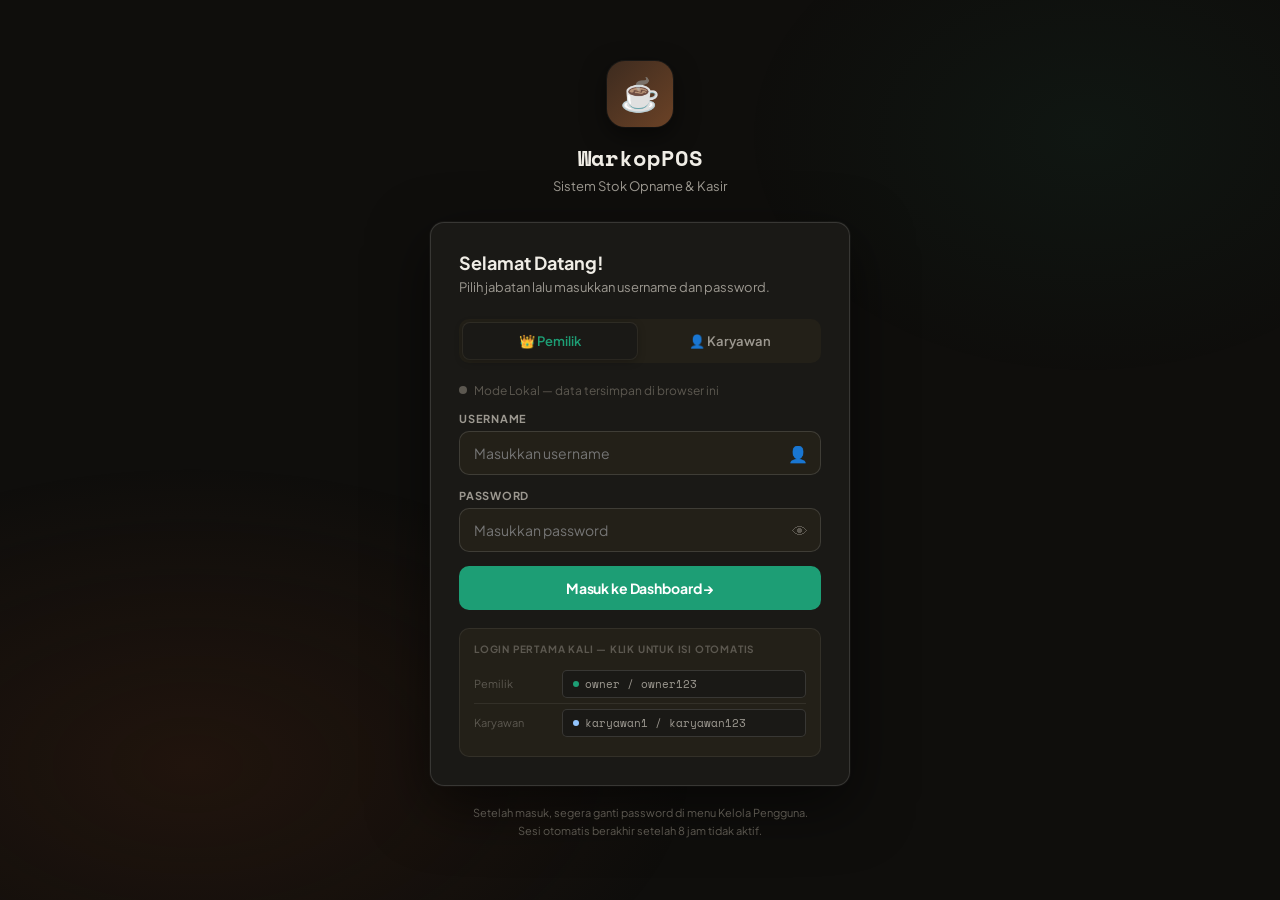
<file: login.html>
<!DOCTYPE html>
<html lang="id">
<head>
  <meta charset="UTF-8"/>
  <meta name="viewport" content="width=device-width, initial-scale=1.0, maximum-scale=1.0, user-scalable=no"/>
  <title>WarkopPOS — Masuk</title>
  <link href="https://fonts.googleapis.com/css2?family=Plus+Jakarta+Sans:wght@400;500;600;700&family=Space+Mono:wght@400;700&display=swap" rel="stylesheet"/>
  <style>
    :root {
      --hijau:#1D9E75; --merah:#DC2626; --kuning:#D97706;
      --bg:#0F0E0C; --bg-kartu:#1A1916; --bg-input:#232018;
      --garis:rgba(255,255,255,0.07); --garis-kuat:rgba(255,255,255,0.13);
      --teks:#F0EDE6; --teks-2:#9C9890; --teks-redup:#5C5850;
      --font:'Plus Jakarta Sans',sans-serif; --mono:'Space Mono',monospace;
      --r:10px;
    }
    *,*::before,*::after{box-sizing:border-box;margin:0;padding:0;}
    html{height:100%;}
    body{
      font-family:var(--font);background:var(--bg);color:var(--teks);
      min-height:100%;display:flex;align-items:center;justify-content:center;
      padding:20px;overflow-y:auto;
    }
    body::before{
      content:'';position:fixed;inset:0;pointer-events:none;
      background:
        radial-gradient(ellipse 65% 55% at 15% 85%,rgba(59,30,15,.4) 0%,transparent 60%),
        radial-gradient(ellipse 45% 45% at 85% 15%,rgba(29,158,117,.06) 0%,transparent 60%);
    }
    .wrap{width:100%;max-width:420px;position:relative;z-index:1;}

    /* Brand */
    .brand{text-align:center;margin-bottom:28px;}
    .brand-ikon{width:66px;height:66px;background:linear-gradient(135deg,#3D2B1F,#6B4226);
      border-radius:18px;display:flex;align-items:center;justify-content:center;
      font-size:32px;margin:0 auto 14px;
      box-shadow:0 8px 24px rgba(0,0,0,.5),0 0 0 1px rgba(255,255,255,.06);}
    .brand-nama{font-family:var(--mono);font-size:22px;font-weight:700;display:block;letter-spacing:.04em;}
    .brand-sub{font-size:13px;color:var(--teks-2);margin-top:4px;display:block;}

    /* Kartu */
    .kartu{background:var(--bg-kartu);border:1px solid var(--garis-kuat);
      border-radius:14px;padding:28px;
      box-shadow:0 20px 60px rgba(0,0,0,.55),0 0 0 1px rgba(255,255,255,.04);}
    .kartu-judul{font-size:18px;font-weight:700;margin-bottom:5px;}
    .kartu-sub{font-size:13px;color:var(--teks-2);margin-bottom:24px;}

    /* Tab role */
    .role-tabs{display:grid;grid-template-columns:1fr 1fr;gap:6px;
      margin-bottom:20px;background:var(--bg-input);padding:4px;border-radius:var(--r);}
    .tab-role{padding:10px;border-radius:7px;border:none;background:transparent;
      color:var(--teks-2);font-family:var(--font);font-size:13px;font-weight:600;
      cursor:pointer;transition:all .18s;display:flex;align-items:center;justify-content:center;gap:7px;}
    .tab-role.aktif{background:var(--bg-kartu);
      box-shadow:0 2px 8px rgba(0,0,0,.3),0 0 0 1px rgba(255,255,255,.07);}
    .tab-role.aktif.owner{color:var(--hijau);}
    .tab-role.aktif.karyawan{color:#93C5FD;}

    /* Indikator Sheets */
    .ind{display:flex;align-items:center;gap:7px;margin-bottom:14px;
      font-size:12px;color:var(--teks-redup);}
    .ind-dot{width:8px;height:8px;border-radius:50%;background:var(--teks-redup);flex-shrink:0;}

    /* Lockout */
    .lockout{display:none;align-items:center;gap:8px;padding:10px 14px;
      background:rgba(220,38,38,.08);border:1px solid rgba(220,38,38,.2);
      border-radius:var(--r);color:#F87171;font-size:12px;margin-bottom:12px;}
    .lockout.tampil{display:flex;}

    /* Alert */
    .alert-box{padding:10px 14px;border-radius:var(--r);font-size:12px;
      font-weight:600;margin-bottom:14px;display:none;align-items:center;gap:8px;}
    .alert-box.tampil{display:flex;}
    .alert-galat{background:rgba(220,38,38,.12);border:1px solid rgba(220,38,38,.25);color:#F87171;}

    /* Form */
    .grup{margin-bottom:14px;}
    .lbl{display:block;font-size:11px;font-weight:700;color:var(--teks-2);
      text-transform:uppercase;letter-spacing:.07em;margin-bottom:6px;}
    .inp-wrap{position:relative;}
    .inp-wrap input{width:100%;background:var(--bg-input);border:1px solid var(--garis-kuat);
      border-radius:var(--r);padding:12px 44px 12px 14px;font-size:14px;
      color:var(--teks);font-family:var(--font);outline:none;
      transition:border-color .18s,box-shadow .18s;}
    .inp-wrap input:focus{border-color:var(--hijau);box-shadow:0 0 0 3px rgba(29,158,117,.14);}
    .inp-ikon{position:absolute;right:13px;top:50%;transform:translateY(-50%);
      color:var(--teks-redup);font-size:16px;cursor:pointer;user-select:none;}

    /* Tombol */
    .btn-masuk{width:100%;padding:13px;background:var(--hijau);color:#fff;
      border:none;border-radius:var(--r);font-family:var(--font);font-size:14px;
      font-weight:700;cursor:pointer;transition:all .18s;
      display:flex;align-items:center;justify-content:center;gap:8px;
      letter-spacing:-.01em;margin-top:6px;}
    .btn-masuk:hover{background:#16875F;transform:translateY(-1px);
      box-shadow:0 4px 16px rgba(29,158,117,.28);}
    .btn-masuk:disabled{opacity:.6;cursor:not-allowed;transform:none;}

    /* Spinner */
    .spinner{width:16px;height:16px;border:2px solid rgba(255,255,255,.25);
      border-top-color:#fff;border-radius:50%;
      animation:putar .7s linear infinite;display:none;}
    @keyframes putar{to{transform:rotate(360deg);}}

    /* Default akun */
    .akun-box{margin-top:18px;padding:14px;background:var(--bg-input);
      border:1px solid var(--garis);border-radius:var(--r);}
    .akun-judul{font-size:10px;font-weight:700;text-transform:uppercase;
      letter-spacing:.08em;color:var(--teks-redup);margin-bottom:10px;}
    .akun-baris{display:flex;align-items:center;gap:8px;padding:5px 0;
      border-bottom:1px solid var(--garis);}
    .akun-baris:last-child{border-bottom:none;}
    .akun-lbl{width:80px;font-size:11px;color:var(--teks-redup);}
    .akun-btn{flex:1;padding:5px 10px;background:var(--bg-kartu);
      border:1px solid var(--garis-kuat);border-radius:5px;
      color:var(--teks-2);font-size:11px;font-family:var(--mono);
      cursor:pointer;transition:all .15s;display:flex;align-items:center;gap:6px;}
    .akun-btn:hover{border-color:var(--hijau);color:var(--teks);}
    .akun-dot{width:6px;height:6px;border-radius:50%;flex-shrink:0;}

    .catatan{text-align:center;margin-top:18px;font-size:11px;
      color:var(--teks-redup);line-height:1.6;}

    /* Debug info (akan disembunyikan di produksi) */
    .debug-box{margin-top:12px;padding:10px;background:rgba(59,130,246,.08);
      border:1px solid rgba(59,130,246,.2);border-radius:var(--r);
      font-size:11px;color:#93C5FD;font-family:var(--mono);display:none;}
    .debug-box.tampil{display:block;}
  </style>
</head>
<body>
<div class="wrap">
  <div class="brand">
    <div class="brand-ikon">☕</div>
    <span class="brand-nama">WarkopPOS</span>
    <span class="brand-sub">Sistem Stok Opname & Kasir</span>
  </div>

  <div class="kartu">
    <div class="kartu-judul">Selamat Datang!</div>
    <div class="kartu-sub">Pilih jabatan lalu masukkan username dan password.</div>

    <!-- Pilih role -->
    <div class="role-tabs">
      <button class="tab-role aktif owner" id="tabOwner" onclick="pilihRole('owner')">
        👑 Pemilik
      </button>
      <button class="tab-role karyawan" id="tabKary" onclick="pilihRole('karyawan')">
        👤 Karyawan
      </button>
    </div>

    <!-- Status koneksi Sheets -->
    <div class="ind">
      <div class="ind-dot" id="indDot"></div>
      <span id="indLabel">Mengecek koneksi...</span>
    </div>

    <!-- Lockout -->
    <div class="lockout" id="lockoutBar">
      🔒 Terlalu banyak percobaan. Coba lagi dalam
      <strong id="lockoutHitung">—</strong> detik.
    </div>

    <!-- Alert error -->
    <div class="alert-box alert-galat" id="alertBox">
      <span id="alertPesan"></span>
    </div>

    <!-- Form -->
    <form onsubmit="masuk(event)">
      <div class="grup">
        <label class="lbl">Username</label>
        <div class="inp-wrap">
          <input type="text" id="inUser" placeholder="Masukkan username"
            autocomplete="username" autocapitalize="none" spellcheck="false" required/>
          <span class="inp-ikon">👤</span>
        </div>
      </div>
      <div class="grup">
        <label class="lbl">Password</label>
        <div class="inp-wrap">
          <input type="password" id="inPass" placeholder="Masukkan password"
            autocomplete="current-password" required/>
          <span class="inp-ikon" id="ikonMata" onclick="lihatPassword()" title="Tampilkan/sembunyikan">👁</span>
        </div>
      </div>
      <button type="submit" class="btn-masuk" id="btnMasuk">
        <div class="spinner" id="spinner"></div>
        <span id="teksBtn">Masuk ke Dashboard →</span>
      </button>
    </form>

    <!-- Default akun -->
    <div class="akun-box">
      <div class="akun-judul">Login Pertama Kali — Klik untuk isi otomatis</div>
      <div class="akun-baris">
        <span class="akun-lbl">Pemilik</span>
        <button class="akun-btn" type="button" onclick="isiAkun('owner','owner123')">
          <span class="akun-dot" style="background:var(--hijau)"></span>
          owner / owner123
        </button>
      </div>
      <div class="akun-baris">
        <span class="akun-lbl">Karyawan</span>
        <button class="akun-btn" type="button" onclick="isiAkun('karyawan1','karyawan123')">
          <span class="akun-dot" style="background:#93C5FD"></span>
          karyawan1 / karyawan123
        </button>
      </div>
    </div>

    <!-- Debug (aktifkan jika perlu troubleshoot) -->
    <div class="debug-box" id="debugBox"></div>
  </div>

  <div class="catatan">
    Setelah masuk, segera ganti password di menu Kelola Pengguna.<br/>
    Sesi otomatis berakhir setelah 8 jam tidak aktif.
  </div>
</div>

<!-- PENTING: auth.js dimuat TANPA guard redirect di sini -->
<script src="js/auth.js"></script>
<script>
// ── CEK: jika sudah login, langsung ke dashboard ──────────────────
// (tidak lewat guard() agar tidak ada loop redirect)
document.addEventListener('DOMContentLoaded', () => {
  if (WarkopAuth.isLoggedIn()) {
    window.location.href = 'index.html';
    return;
  }
  cekKoneksiSheets();
});

// ── CEK KONEKSI GOOGLE SHEETS ─────────────────────────────────────
function cekKoneksiSheets() {
  const url = localStorage.getItem('warkop_api_url');
  const dot = document.getElementById('indDot');
  const lbl = document.getElementById('indLabel');
  if (!url) {
    dot.style.background = '#5C5850';
    lbl.textContent = 'Mode Lokal — data tersimpan di browser ini';
    return;
  }
  dot.style.background = '#D97706';
  lbl.textContent = 'Menghubungi Google Sheets...';
  fetch(url + '?action=ping', { redirect: 'follow' })
    .then(r => r.json())
    .then(j => {
      if (j.ok) {
        dot.style.background = '#1D9E75';
        dot.style.boxShadow  = '0 0 6px #1D9E75';
        lbl.textContent = '✓ Google Sheets terhubung — login multi-device aktif';
        lbl.style.color = '#1D9E75';
      } else throw new Error();
    })
    .catch(() => {
      dot.style.background = '#5C5850';
      lbl.textContent = 'Offline — login lokal (data tersimpan di browser ini)';
    });
}

// ── UI HELPERS ────────────────────────────────────────────────────
let rolePilih = 'owner';
let timerLock = null;

function pilihRole(role) {
  rolePilih = role;
  document.getElementById('tabOwner').className = 'tab-role' + (role==='owner' ? ' aktif owner' : '');
  document.getElementById('tabKary').className  = 'tab-role' + (role==='karyawan' ? ' aktif karyawan' : '');
  const u = document.getElementById('inUser');
  if (!u.value) u.value = role === 'owner' ? 'owner' : 'karyawan1';
  sembunyikanAlert();
}

function isiAkun(user, pw) {
  document.getElementById('inUser').value = user;
  document.getElementById('inPass').value = pw;
  rolePilih = user === 'owner' ? 'owner' : 'karyawan';
  pilihRole(rolePilih);
}

function lihatPassword() {
  const el   = document.getElementById('inPass');
  const ikon = document.getElementById('ikonMata');
  el.type = el.type === 'password' ? 'text' : 'password';
  ikon.textContent = el.type === 'password' ? '👁' : '🙈';
}

function tampilAlert(pesan) {
  const el = document.getElementById('alertBox');
  document.getElementById('alertPesan').textContent = pesan;
  el.classList.add('tampil');
}
function sembunyikanAlert() {
  document.getElementById('alertBox').classList.remove('tampil');
}

function log(msg) {
  const el = document.getElementById('debugBox');
  // Aktifkan baris ini untuk debug:
  // el.classList.add('tampil');
  // el.textContent += '\n' + msg;
  console.log('[Login]', msg);
}

function setLoading(on) {
  const btn = document.getElementById('btnMasuk');
  document.getElementById('spinner').style.display = on ? 'block' : 'none';
  document.getElementById('teksBtn').textContent = on ? 'Memverifikasi...' : 'Masuk ke Dashboard →';
  btn.disabled = on;
}

function mulaiLockout(detik) {
  const bar = document.getElementById('lockoutBar');
  const hit = document.getElementById('lockoutHitung');
  bar.classList.add('tampil');
  document.getElementById('btnMasuk').disabled = true;
  let s = detik;
  hit.textContent = s;
  clearInterval(timerLock);
  timerLock = setInterval(() => {
    s--;
    hit.textContent = s;
    if (s <= 0) {
      clearInterval(timerLock);
      bar.classList.remove('tampil');
      document.getElementById('btnMasuk').disabled = false;
    }
  }, 1000);
}

// ── PROSES LOGIN ──────────────────────────────────────────────────
async function masuk(e) {
  e.preventDefault();
  const username = document.getElementById('inUser').value.trim();
  const password = document.getElementById('inPass').value;
  sembunyikanAlert();

  if (!username || !password) {
    tampilAlert('Username dan password wajib diisi.');
    return;
  }

  // Cek lockout
  const kunci = WarkopAuth.isLockedOut(username);
  if (kunci > 0) { mulaiLockout(kunci); return; }

  setLoading(true);
  log('Mencoba login: ' + username);

  try {
    const hasil = await WarkopAuth.login(username, password);
    log('Hasil login: ' + JSON.stringify({ ok: hasil.ok, source: hasil.source }));

    if (!hasil.ok) {
      tampilAlert(hasil.error || 'Login gagal. Periksa username dan password.');
      const kunciBaru = WarkopAuth.isLockedOut(username);
      if (kunciBaru > 0) mulaiLockout(kunciBaru);
      return;
    }

    // Login berhasil!
    WarkopAuth.resetFailedAttempts(username);
    log('Login berhasil! Redirect ke index.html...');

    // Langsung ke dashboard tanpa paksa ganti password
    window.location.href = 'index.html';

  } catch(err) {
    log('Error: ' + err.message);
    tampilAlert('Terjadi kesalahan. Coba lagi.');
  } finally {
    setLoading(false);
  }
}
</script>
</body>
</html>
</file>
<file: css/main.css>
/* ================================================================
   WARKOPPOS — CSS UTAMA
   Versi bersih: scroll sempurna, mobile-first, ramah UMKM
   ================================================================ */

/* ── FONT ─────────────────────────────────────────────────────── */
@import url('https://fonts.googleapis.com/css2?family=Plus+Jakarta+Sans:wght@400;500;600;700&family=Space+Mono:wght@400;700&display=swap');

/* ── VARIABEL WARNA & UKURAN ──────────────────────────────────── */
:root {
  --hijau:      #1D9E75;
  --hijau-muda: rgba(29,158,117,0.12);
  --kuning:     #D97706;
  --kuning-muda:rgba(217,119,6,0.12);
  --merah:      #DC2626;
  --merah-muda: rgba(220,38,38,0.12);
  --biru:       #3B82F6;
  --biru-muda:  rgba(59,130,246,0.12);

  --bg:         #0F0E0C;
  --bg-kartu:   #1A1916;
  --bg-input:   #232018;
  --bg-hover:   #2C2820;
  --garis:      rgba(255,255,255,0.07);
  --garis-kuat: rgba(255,255,255,0.13);

  --teks:       #F0EDE6;
  --teks-2:     #9C9890;
  --teks-redup: #5C5850;

  --sidebar:    220px;
  --topbar:     56px;
  --r:          10px;
  --r-besar:    14px;
  --r-kecil:    6px;

  --font:       'Plus Jakarta Sans', sans-serif;
  --mono:       'Space Mono', monospace;
  --durasi:     0.18s;
}

/* ── RESET ────────────────────────────────────────────────────── */
*, *::before, *::after { box-sizing: border-box; margin: 0; padding: 0; }

html {
  height: 100%;
  font-size: 14px;
}

body {
  font-family: var(--font);
  background: var(--bg);
  color: var(--teks);
  line-height: 1.5;
  /* Kunci scroll: body & main punya ukuran pasti */
  height: 100%;
  display: flex;
  overflow: hidden;
}

a { text-decoration: none; color: inherit; }
button { cursor: pointer; font-family: var(--font); border: none; }

input, select, textarea {
  font-family: var(--font);
  font-size: 13px;
  color: var(--teks);
  background: var(--bg-input);
  border: 1px solid var(--garis-kuat);
  border-radius: var(--r-kecil);
  padding: 9px 12px;
  outline: none;
  width: 100%;
  transition: border-color var(--durasi), box-shadow var(--durasi);
}
input:focus, select:focus, textarea:focus {
  border-color: var(--hijau);
  box-shadow: 0 0 0 3px rgba(29,158,117,0.15);
}
select option { background: var(--bg-kartu); }

/* ================================================================
   LAYOUT UTAMA
   ================================================================ */

/* Sidebar kiri */
.sidebar {
  width: var(--sidebar);
  height: 100vh;         /* tinggi penuh viewport */
  flex-shrink: 0;
  display: flex;
  flex-direction: column;
  background: var(--bg-kartu);
  border-right: 1px solid var(--garis);
  overflow-y: auto;      /* sidebar sendiri bisa scroll jika menu panjang */
  overflow-x: hidden;
  position: sticky;
  top: 0;
  z-index: 100;
}
.sidebar::-webkit-scrollbar { width: 3px; }
.sidebar::-webkit-scrollbar-thumb { background: var(--garis-kuat); border-radius: 99px; }

/* Area konten utama */
.main {
  flex: 1;
  min-width: 0;
  height: 100vh;         /* KUNCI: sama tinggi dengan sidebar */
  display: flex;
  flex-direction: column;
  overflow: hidden;      /* cegah main sendiri scroll */
}

/* Topbar */
.topbar {
  flex-shrink: 0;        /* tidak mengecil */
  height: var(--topbar);
  background: var(--bg-kartu);
  border-bottom: 1px solid var(--garis);
  display: flex;
  align-items: center;
  justify-content: space-between;
  padding: 0 20px;
  position: sticky;
  top: 0;
  z-index: 50;
}

/* Area konten halaman — INILAH yang scroll */
.konten {
  flex: 1;
  min-height: 0;         /* WAJIB agar flex child bisa scroll */
  overflow-y: auto;
  overflow-x: hidden;
  padding: 20px;
  -webkit-overflow-scrolling: touch; /* smooth di iOS */
  overscroll-behavior-y: contain;
}
.konten::-webkit-scrollbar { width: 4px; }
.konten::-webkit-scrollbar-thumb { background: var(--garis-kuat); border-radius: 99px; }

/* ================================================================
   SIDEBAR KOMPONEN
   ================================================================ */
.s-brand {
  display: flex;
  align-items: center;
  gap: 10px;
  padding: 16px;
  border-bottom: 1px solid var(--garis);
  flex-shrink: 0;
}
.s-ikon {
  width: 38px; height: 38px;
  background: linear-gradient(135deg, #3D2B1F, #6B4226);
  border-radius: 10px;
  display: flex; align-items: center; justify-content: center;
  font-size: 20px;
  flex-shrink: 0;
}
.s-nama { font-family: var(--mono); font-size: 13px; font-weight: 700; display: block; }
.s-sub  { font-size: 10px; color: var(--teks-redup); display: block; margin-top: 1px; }

.s-pengguna {
  margin: 10px 12px 4px;
  padding: 8px 12px;
  background: var(--bg-input);
  border: 1px solid var(--garis);
  border-radius: 999px;
  display: flex;
  align-items: center;
  gap: 8px;
  font-size: 11px;
  font-weight: 600;
}
.s-dot {
  width: 7px; height: 7px;
  border-radius: 50%;
  background: var(--hijau);
  box-shadow: 0 0 5px var(--hijau);
  flex-shrink: 0;
  animation: kedip 2s ease-in-out infinite;
}
@keyframes kedip { 0%,100%{opacity:1;} 50%{opacity:.3;} }

.nav { flex: 1; padding: 6px 0; }
.nav-judul {
  font-size: 9px;
  font-weight: 700;
  text-transform: uppercase;
  letter-spacing: 0.12em;
  color: var(--teks-redup);
  padding: 10px 16px 3px;
}
.nav-item {
  display: flex;
  align-items: center;
  gap: 9px;
  padding: 9px 14px;
  margin: 1px 8px;
  border-radius: var(--r-kecil);
  font-size: 13px;
  font-weight: 500;
  color: var(--teks-2);
  transition: all var(--durasi);
  position: relative;
}
.nav-item svg { width: 15px; height: 15px; flex-shrink: 0; opacity: .7; }
.nav-item:hover { background: var(--bg-hover); color: var(--teks); }
.nav-item:hover svg { opacity: 1; }
.nav-item.aktif {
  background: var(--hijau-muda);
  color: var(--hijau);
  font-weight: 600;
}
.nav-item.aktif svg { opacity: 1; }
.nav-item.aktif::before {
  content: '';
  position: absolute;
  left: 0; top: 50%;
  transform: translateY(-50%);
  width: 3px; height: 55%;
  background: var(--hijau);
  border-radius: 0 3px 3px 0;
}
.nav-angka {
  margin-left: auto;
  padding: 2px 7px;
  border-radius: 999px;
  font-size: 10px;
  font-weight: 700;
  background: rgba(220,38,38,.25);
  color: #F87171;
}

.s-bawah {
  flex-shrink: 0;
  padding: 10px 12px;
  border-top: 1px solid var(--garis);
}
.s-bawah .btn-keluar {
  width: 100%;
  padding: 8px;
  background: var(--merah-muda);
  border: 1px solid rgba(220,38,38,.2);
  border-radius: var(--r-kecil);
  color: #F87171;
  font-size: 12px;
  font-weight: 600;
  cursor: pointer;
  font-family: var(--font);
  transition: background var(--durasi);
  margin-top: 6px;
}
.s-bawah .btn-keluar:hover { background: rgba(220,38,38,.22); }
.s-info-user {
  font-size: 11px;
  color: var(--teks-redup);
  font-family: var(--mono);
  margin-bottom: 6px;
}

/* ================================================================
   TOPBAR KOMPONEN
   ================================================================ */
.t-kiri { display: flex; align-items: center; gap: 12px; }
.t-judul { font-size: 15px; font-weight: 700; letter-spacing: -0.01em; }
.t-kanan { display: flex; align-items: center; gap: 10px; }
.t-jam {
  font-family: var(--mono);
  font-size: 11px;
  color: var(--teks-redup);
}

.tombol-menu {
  display: none;
  flex-direction: column;
  gap: 4px;
  background: none;
  padding: 4px;
}
.tombol-menu span {
  display: block;
  width: 18px; height: 1.5px;
  background: var(--teks-2);
  border-radius: 99px;
}

/* ================================================================
   TOMBOL
   ================================================================ */
.btn {
  display: inline-flex;
  align-items: center;
  gap: 6px;
  padding: 8px 16px;
  border-radius: var(--r-kecil);
  font-size: 13px;
  font-weight: 600;
  font-family: var(--font);
  border: 1px solid var(--garis-kuat);
  background: var(--bg-input);
  color: var(--teks);
  cursor: pointer;
  transition: all var(--durasi);
  white-space: nowrap;
}
.btn:hover { background: var(--bg-hover); }
.btn-kecil { padding: 6px 12px; font-size: 12px; }
.btn-hijau { background: var(--hijau); border-color: var(--hijau); color: #fff; }
.btn-hijau:hover { background: #16875F; }
.btn-merah { background: var(--merah); border-color: var(--merah); color: #fff; }
.btn-merah:hover { background: #B91C1C; }
.btn-penuh { width: 100%; justify-content: center; }

/* ================================================================
   KARTU
   ================================================================ */
.kartu {
  background: var(--bg-kartu);
  border: 1px solid var(--garis);
  border-radius: var(--r-besar);
  padding: 18px;
  margin-bottom: 14px;
}
.kartu-header {
  display: flex;
  align-items: center;
  justify-content: space-between;
  gap: 10px;
  margin-bottom: 14px;
  flex-wrap: wrap;
}
.kartu-judul { font-size: 14px; font-weight: 700; color: var(--teks); }

/* ================================================================
   LENCANA / BADGE
   ================================================================ */
.badge {
  display: inline-flex;
  align-items: center;
  padding: 3px 10px;
  border-radius: 999px;
  font-size: 11px;
  font-weight: 600;
  white-space: nowrap;
  flex-shrink: 0;
}
.badge-hijau  { background: var(--hijau-muda);  color: #5AC99A; }
.badge-kuning { background: var(--kuning-muda); color: #FCD34D; }
.badge-merah  { background: var(--merah-muda);  color: #F87171; }
.badge-biru   { background: var(--biru-muda);   color: #93C5FD; }
.badge-abu    { background: rgba(255,255,255,.07); color: var(--teks-2); }

/* ================================================================
   GRID / TATA LETAK
   ================================================================ */
.grid-2 {
  display: grid;
  grid-template-columns: 1fr 1fr;
  gap: 14px;
  align-items: start; /* kolom tidak paksa tinggi sama */
}
.grid-3 {
  display: grid;
  grid-template-columns: 1fr 1fr 1fr;
  gap: 14px;
}
.grid-4 {
  display: grid;
  grid-template-columns: repeat(4, 1fr);
  gap: 14px;
  margin-bottom: 16px;
}

/* ================================================================
   KARTU METRIK (angka besar di dashboard)
   ================================================================ */
.metrik {
  background: var(--bg-kartu);
  border: 1px solid var(--garis);
  border-radius: var(--r-besar);
  padding: 16px 18px;
  position: relative;
  overflow: hidden;
  transition: transform var(--durasi), box-shadow var(--durasi);
}
.metrik::after {
  content: '';
  position: absolute;
  top: 0; left: 0; right: 0;
  height: 2px;
  border-radius: var(--r-besar) var(--r-besar) 0 0;
}
.metrik-hijau::after  { background: var(--hijau); }
.metrik-kuning::after { background: var(--kuning); }
.metrik-merah::after  { background: var(--merah); }
.metrik-biru::after   { background: var(--biru); }
.metrik:hover { transform: translateY(-2px); box-shadow: 0 6px 20px rgba(0,0,0,.4); }

.metrik-emoji { font-size: 22px; margin-bottom: 8px; display: block; }
.metrik-label { font-size: 11px; color: var(--teks-2); font-weight: 500; margin-bottom: 5px; }
.metrik-nilai {
  font-size: 22px;
  font-weight: 700;
  font-family: var(--mono);
  color: var(--teks);
  line-height: 1;
  margin-bottom: 5px;
  letter-spacing: -0.02em;
}
.metrik-sub  { font-size: 11px; color: var(--teks-redup); }
.metrik-naik { color: var(--hijau); }
.metrik-turun{ color: var(--merah); }

/* ================================================================
   TABEL
   ================================================================ */
.tabel-wrap { overflow-x: auto; -webkit-overflow-scrolling: touch; }
.tabel {
  width: 100%;
  border-collapse: collapse;
  font-size: 13px;
  min-width: 500px; /* cegah tabel terlalu gepeng di mobile */
}
.tabel thead tr { border-bottom: 1px solid var(--garis-kuat); }
.tabel th {
  text-align: left;
  padding: 8px 12px;
  font-size: 10px;
  font-weight: 700;
  text-transform: uppercase;
  letter-spacing: 0.07em;
  color: var(--teks-redup);
  white-space: nowrap;
}
.tabel td {
  padding: 10px 12px;
  border-bottom: 1px solid var(--garis);
  color: var(--teks);
  vertical-align: middle;
}
.tabel tbody tr:last-child td { border-bottom: none; }
.tabel tbody tr:hover td { background: var(--bg-input); }
.td-mono   { font-family: var(--mono); font-size: 12px; }
.td-redup  { color: var(--teks-2); }

/* ================================================================
   FORMULIR
   ================================================================ */
.form-baris { display: grid; grid-template-columns: 1fr 1fr; gap: 12px; margin-bottom: 12px; }
.form-grup  { display: flex; flex-direction: column; gap: 5px; }
.form-label {
  font-size: 11px;
  font-weight: 700;
  color: var(--teks-2);
  text-transform: uppercase;
  letter-spacing: 0.06em;
}
.form-catatan { font-size: 11px; color: var(--teks-redup); margin-top: 3px; }

/* ================================================================
   ZONA SCAN (PDT)
   ================================================================ */
.zona-scan {
  border: 1.5px dashed var(--garis-kuat);
  border-radius: var(--r-besar);
  padding: 24px 20px;
  text-align: center;
  background: var(--bg-input);
  margin-bottom: 14px;
  cursor: pointer;
  transition: border-color var(--durasi), background var(--durasi);
}
.zona-scan:hover { border-color: var(--hijau); background: rgba(29,158,117,.04); }
.zona-scan-ikon { font-size: 32px; display: block; margin-bottom: 8px; }
.zona-scan-judul { font-size: 14px; font-weight: 700; margin-bottom: 4px; }
.zona-scan-sub   { font-size: 12px; color: var(--teks-2); }

/* ================================================================
   TAB
   ================================================================ */
.tabs {
  display: flex;
  gap: 0;
  border-bottom: 1px solid var(--garis);
  margin-bottom: 16px;
  overflow-x: auto;
}
.tabs::-webkit-scrollbar { height: 0; }
.tab {
  padding: 9px 16px;
  font-size: 12px;
  font-weight: 600;
  color: var(--teks-redup);
  border-bottom: 2px solid transparent;
  margin-bottom: -1px;
  cursor: pointer;
  white-space: nowrap;
  transition: all var(--durasi);
}
.tab:hover { color: var(--teks); }
.tab.aktif { color: var(--hijau); border-bottom-color: var(--hijau); }

/* ================================================================
   STOK BAR
   ================================================================ */
.stok-item { margin-bottom: 12px; }
.stok-atas {
  display: flex;
  justify-content: space-between;
  align-items: center;
  margin-bottom: 5px;
}
.stok-nama { font-size: 13px; font-weight: 600; }
.stok-qty  { font-size: 11px; color: var(--teks-2); font-family: var(--mono); }
.stok-bawah { display: flex; align-items: center; gap: 10px; }
.stok-bar   { flex: 1; height: 5px; background: var(--bg-hover); border-radius: 99px; overflow: hidden; }
.stok-isi   { height: 100%; border-radius: 99px; transition: width 0.8s ease; }
.isi-aman   { background: var(--hijau); }
.isi-hampir { background: var(--kuning); }
.isi-kritis { background: var(--merah); }
.stok-label { font-size: 10px; font-weight: 700; white-space: nowrap; }
.label-aman   { color: var(--hijau); }
.label-hampir { color: var(--kuning); }
.label-kritis { color: var(--merah); }

/* ================================================================
   ALERT LIST
   ================================================================ */
.alert-item {
  display: flex;
  align-items: flex-start;
  gap: 10px;
  padding: 10px 0;
  border-bottom: 1px solid var(--garis);
}
.alert-item:last-child { border-bottom: none; }
.alert-dot {
  width: 8px; height: 8px;
  border-radius: 50%;
  margin-top: 4px;
  flex-shrink: 0;
}
.dot-merah  { background: var(--merah); box-shadow: 0 0 6px var(--merah); }
.dot-kuning { background: var(--kuning); }
.dot-biru   { background: var(--biru); }
.dot-hijau  { background: var(--hijau); }
.alert-isi  { flex: 1; }
.alert-teks { font-size: 12px; color: var(--teks); line-height: 1.4; }
.alert-waktu{ font-size: 10px; color: var(--teks-redup); font-family: var(--mono); margin-top: 2px; }

/* ================================================================
   PARETO BAR
   ================================================================ */
.pareto-item { display: flex; align-items: center; gap: 10px; margin-bottom: 10px; }
.pareto-nama { font-size: 12px; color: var(--teks-2); width: 110px; flex-shrink: 0; overflow: hidden; text-overflow: ellipsis; white-space: nowrap; }
.pareto-rel  { flex: 1; height: 22px; background: var(--bg-hover); border-radius: 4px; overflow: hidden; }
.pareto-isi  {
  height: 100%;
  border-radius: 4px;
  display: flex;
  align-items: center;
  padding-left: 8px;
  font-size: 11px;
  font-weight: 700;
  color: #fff;
  transition: width 1s ease;
}

/* ================================================================
   GRAFIK BATANG JAM
   ================================================================ */
.grafik-jam {
  display: flex;
  align-items: flex-end;
  gap: 3px;
  height: 72px;
}
.bar-jam {
  flex: 1;
  display: flex;
  flex-direction: column;
  align-items: center;
  gap: 4px;
  height: 100%;
}
.bar-isi {
  width: 100%;
  border-radius: 3px 3px 0 0;
  background: var(--hijau);
  opacity: 0.55;
  transition: opacity var(--durasi);
}
.bar-isi.puncak { opacity: 1; }
.bar-jam:hover .bar-isi { opacity: 1; }
.bar-label { font-size: 8px; color: var(--teks-redup); font-family: var(--mono); }

/* ================================================================
   POS KASIR
   ================================================================ */
.pos-layout { display: grid; grid-template-columns: 1fr 320px; gap: 14px; align-items: start; }

.grid-menu { display: grid; grid-template-columns: repeat(3, 1fr); gap: 10px; }
.kartu-menu {
  background: var(--bg-input);
  border: 1px solid var(--garis);
  border-radius: var(--r);
  padding: 14px 10px;
  text-align: center;
  cursor: pointer;
  transition: all var(--durasi);
}
.kartu-menu:hover { border-color: var(--hijau); background: var(--hijau-muda); transform: translateY(-2px); }
.kartu-menu:active { transform: none; }
.menu-emoji { font-size: 26px; display: block; margin-bottom: 6px; }
.menu-nama  { font-size: 12px; font-weight: 600; margin-bottom: 3px; }
.menu-harga { font-size: 12px; color: var(--hijau); font-family: var(--mono); font-weight: 700; }

/* Keranjang belanja */
.keranjang {
  background: var(--bg-kartu);
  border: 1px solid var(--garis);
  border-radius: var(--r-besar);
  display: flex;
  flex-direction: column;
  /* Di desktop: sticky agar terlihat saat scroll menu */
  position: sticky;
  top: 14px;
  max-height: calc(100vh - var(--topbar) - 40px);
}
.keranjang-atas {
  padding: 14px 16px;
  border-bottom: 1px solid var(--garis);
  display: flex;
  align-items: center;
  justify-content: space-between;
  flex-shrink: 0;
}
.keranjang-judul { font-size: 14px; font-weight: 700; }
.keranjang-isi {
  flex: 1;
  overflow-y: auto;
  padding: 8px 16px;
  min-height: 80px;
}
.keranjang-isi::-webkit-scrollbar { width: 3px; }
.keranjang-isi::-webkit-scrollbar-thumb { background: var(--garis-kuat); border-radius: 99px; }
.item-keranjang {
  display: flex;
  align-items: center;
  gap: 8px;
  padding: 8px 0;
  border-bottom: 1px solid var(--garis);
}
.item-keranjang:last-child { border-bottom: none; }
.item-nama  { flex: 1; font-size: 12px; }
.qty-kontrol { display: flex; align-items: center; gap: 5px; }
.qty-btn {
  width: 22px; height: 22px;
  border-radius: 50%;
  border: 1px solid var(--garis-kuat);
  background: var(--bg-hover);
  color: var(--teks);
  font-size: 15px;
  display: flex; align-items: center; justify-content: center;
  cursor: pointer;
  font-family: var(--font);
  transition: background var(--durasi);
}
.qty-btn:hover { background: var(--hijau); border-color: var(--hijau); }
.qty-angka { font-size: 12px; min-width: 18px; text-align: center; font-family: var(--mono); }
.item-harga { font-size: 12px; font-family: var(--mono); color: var(--teks-2); }
.keranjang-kosong { text-align: center; padding: 24px 0; color: var(--teks-redup); font-size: 12px; }
.keranjang-bawah {
  padding: 12px 16px;
  border-top: 1px solid var(--garis);
  flex-shrink: 0;
}
.total-baris { display: flex; justify-content: space-between; align-items: center; margin-bottom: 10px; }
.total-label { font-size: 13px; color: var(--teks-2); }
.total-nilai { font-size: 18px; font-weight: 700; font-family: var(--mono); }
.bom-info { display: flex; justify-content: space-between; font-size: 11px; color: var(--teks-redup); margin-bottom: 10px; }

/* ================================================================
   TOAST / NOTIFIKASI
   ================================================================ */
.toast {
  position: fixed;
  bottom: 18px;
  right: 18px;
  background: var(--bg-input);
  border: 1px solid var(--garis-kuat);
  border-radius: var(--r);
  padding: 11px 16px;
  font-size: 13px;
  font-weight: 500;
  box-shadow: 0 8px 24px rgba(0,0,0,.5);
  z-index: 9999;
  transform: translateY(70px);
  opacity: 0;
  transition: all 0.25s cubic-bezier(.4,0,.2,1);
  pointer-events: none;
  max-width: 320px;
}
.toast.tampil { transform: translateY(0); opacity: 1; }
.toast.sukses { border-left: 3px solid var(--hijau); }
.toast.peringatan { border-left: 3px solid var(--kuning); }
.toast.galat { border-left: 3px solid var(--merah); }

/* ================================================================
   MODAL
   ================================================================ */
.modal-latar {
  position: fixed; inset: 0;
  background: rgba(0,0,0,.75);
  z-index: 200;
  display: flex;
  align-items: center;
  justify-content: center;
  padding: 20px;
  opacity: 0;
  pointer-events: none;
  transition: opacity 0.2s;
}
.modal-latar.terbuka { opacity: 1; pointer-events: all; }
.modal-kotak {
  background: var(--bg-kartu);
  border: 1px solid var(--garis-kuat);
  border-radius: var(--r-besar);
  padding: 24px;
  width: 480px;
  max-width: 100%;
  max-height: 90vh;
  overflow-y: auto;
  transform: translateY(18px);
  transition: transform 0.22s;
}
.modal-latar.terbuka .modal-kotak { transform: translateY(0); }
.modal-judul { font-size: 16px; font-weight: 700; margin-bottom: 16px; }

/* ================================================================
   ANIMASI MASUK
   ================================================================ */
.muncul {
  opacity: 0;
  transform: translateY(12px);
  transition: opacity 0.4s ease, transform 0.4s ease;
  transition-delay: var(--tunda, 0ms);
}
.muncul.tampil { opacity: 1; transform: none; }

/* ================================================================
   SCROLLBAR GLOBAL
   ================================================================ */
::-webkit-scrollbar { width: 5px; height: 5px; }
::-webkit-scrollbar-track { background: transparent; }
::-webkit-scrollbar-thumb { background: var(--garis-kuat); border-radius: 99px; }

/* ================================================================
   RESPONSIVE — TABLET
   ================================================================ */
@media (max-width: 1024px) {
  .grid-4 { grid-template-columns: 1fr 1fr; }
}

@media (max-width: 900px) {
  .grid-2 { grid-template-columns: 1fr; }
  .grid-3 { grid-template-columns: 1fr 1fr; }
  .pos-layout { grid-template-columns: 1fr; }
  .keranjang { position: static; max-height: none; }
  .grid-menu { grid-template-columns: repeat(2, 1fr); }
}

/* ================================================================
   RESPONSIVE — MOBILE
   ================================================================ */
@media (max-width: 680px) {
  :root { --sidebar: 0px; }

  .sidebar {
    position: fixed;
    width: 240px !important;
    left: -240px;
    top: 0;
    transition: left 0.22s ease;
    box-shadow: none;
    z-index: 200;
  }
  .sidebar.terbuka {
    left: 0;
    box-shadow: 4px 0 30px rgba(0,0,0,.6);
  }
  /* Overlay gelap saat sidebar terbuka di mobile */
  .sidebar-overlay {
    display: none;
    position: fixed;
    inset: 0;
    background: rgba(0,0,0,.5);
    z-index: 199;
  }
  .sidebar.terbuka ~ .main .sidebar-overlay,
  .sidebar-overlay.tampil { display: block; }

  .tombol-menu { display: flex; }
  .konten { padding: 14px; }
  .topbar { padding: 0 14px; }
  .grid-4 { grid-template-columns: 1fr 1fr; }
  .grid-3 { grid-template-columns: 1fr; }
  .form-baris { grid-template-columns: 1fr; }
  .t-jam { display: none; }
}

@media (max-width: 420px) {
  .grid-4 { grid-template-columns: 1fr; }
  .grid-menu { grid-template-columns: repeat(2, 1fr); }
  .kartu { padding: 14px; }
}
</file>
